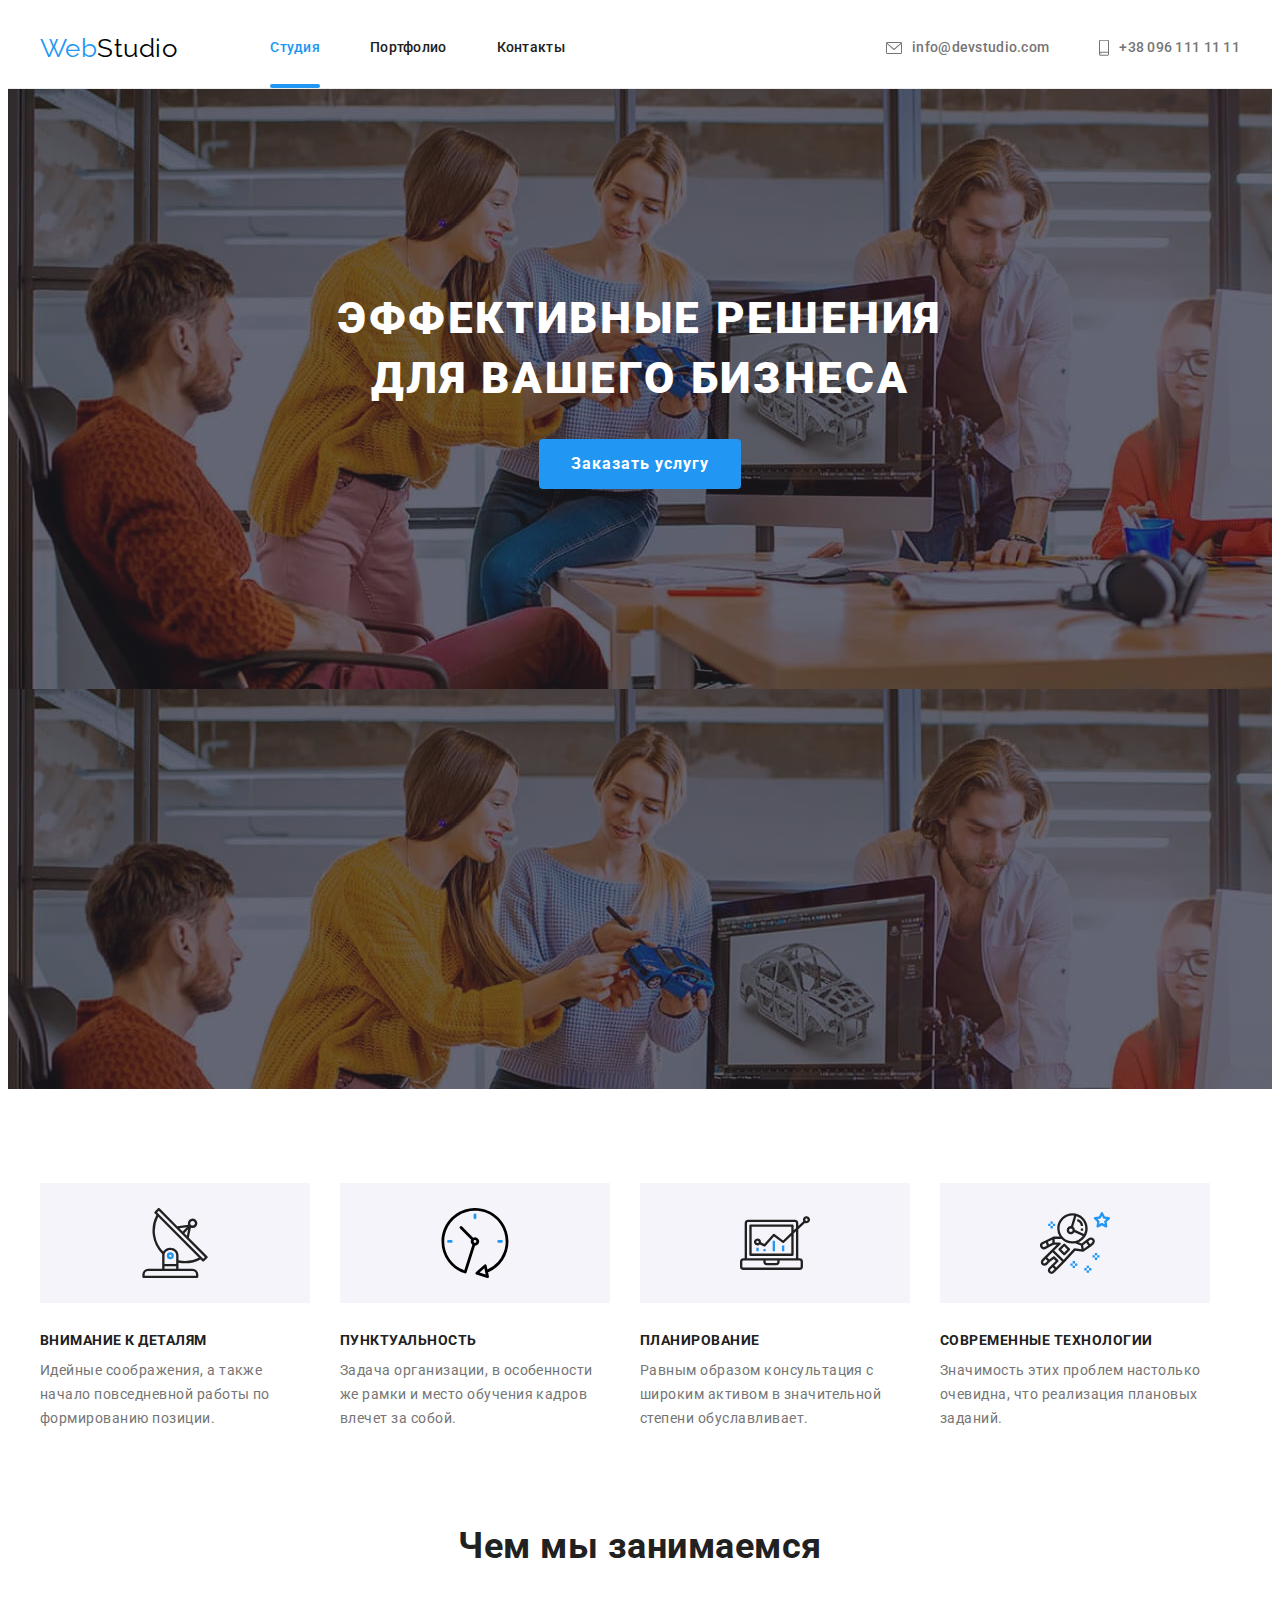
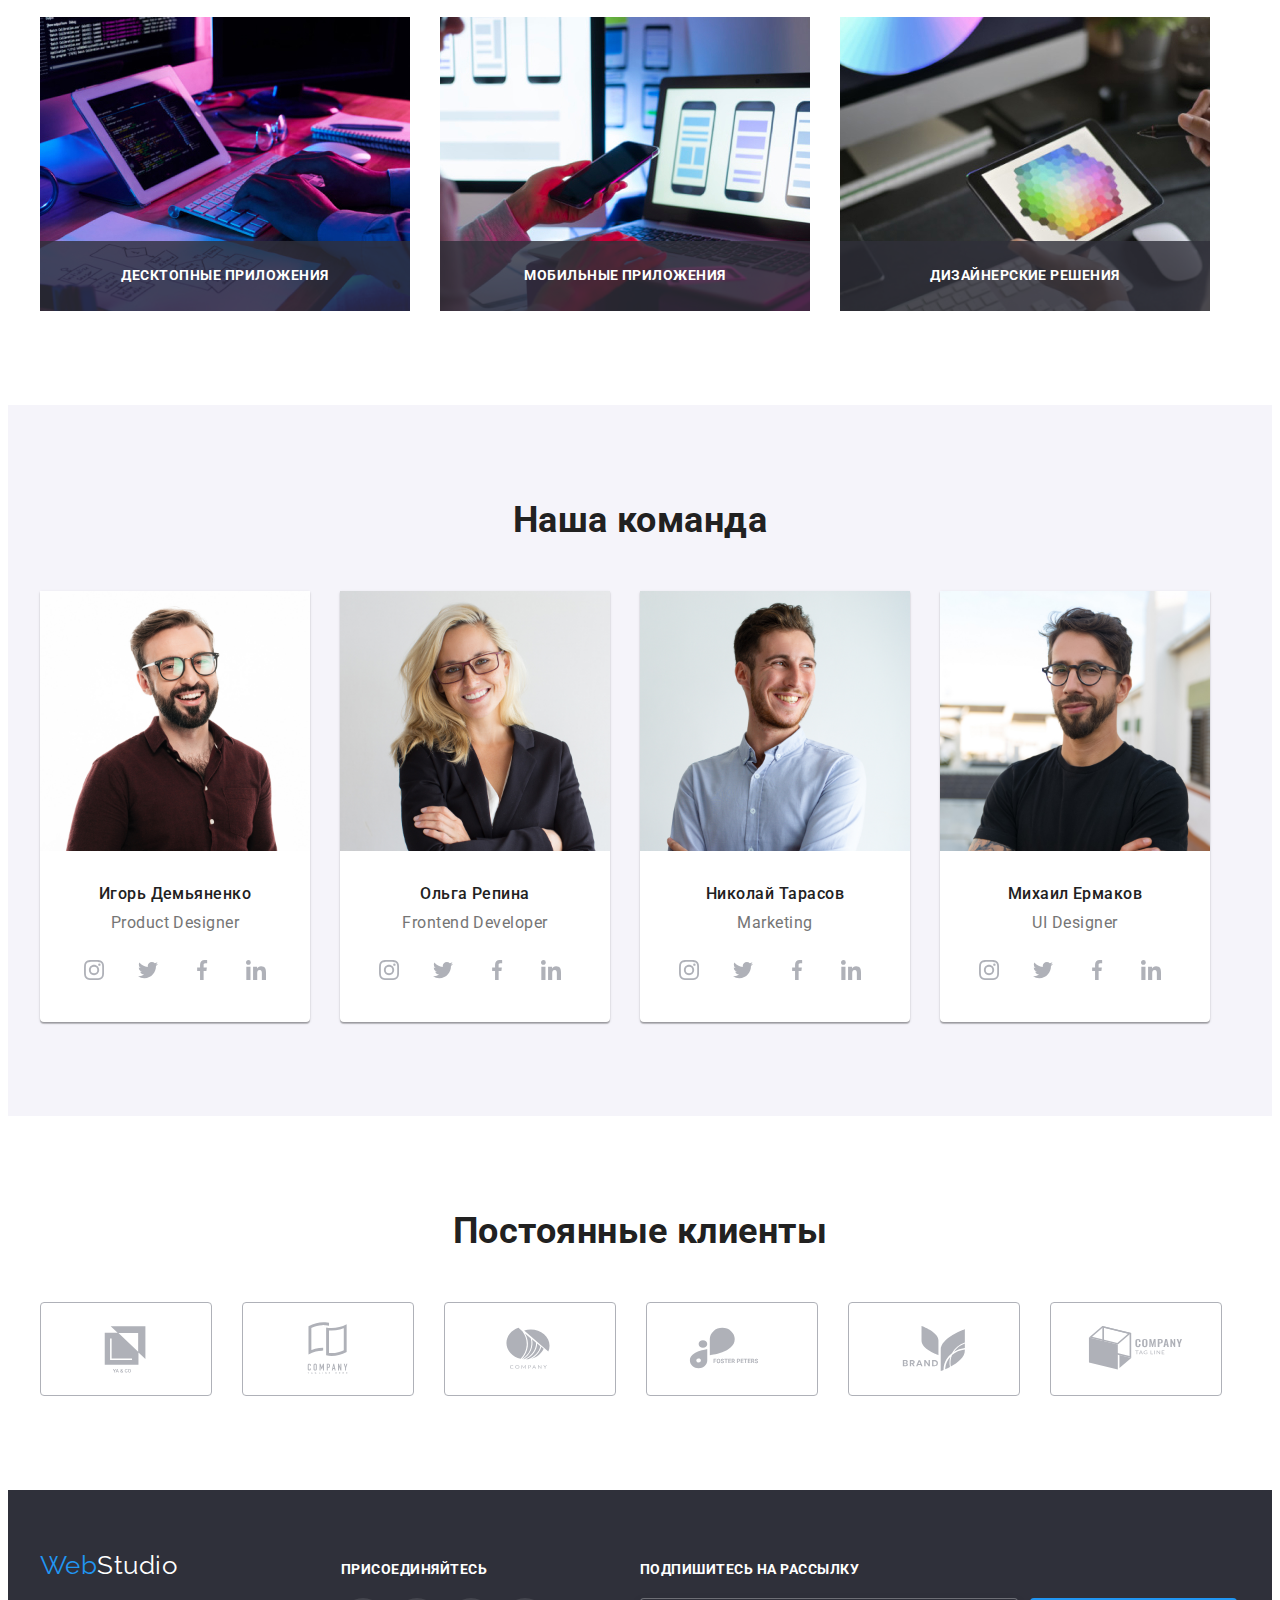
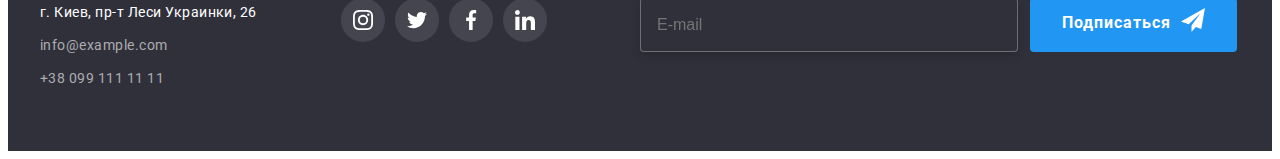
<file: index.html>
<!DOCTYPE html>
<html lang="ru">
<head>
    <meta charset="UTF-8">
    <meta http-equiv="X-UA-Compatible" content="IE=edge">
    <meta name="viewport" content="width=device-width, initial-scale=1.0">
    <link rel="preconnect" href="https://fonts.googleapis.com">
    <link rel="preconnect" href="https://fonts.gstatic.com" crossorigin>
    <link href="https://fonts.googleapis.com/css2?family=Raleway:wght@700&family=Roboto:wght@400;500;700;900&display=swap" rel="stylesheet">
    <link rel="stylesheet" href="https://cdnjs.cloudflare.com/ajax/libs/modern-normalize/1.1.0/modern-normalize.min.css" integrity="sha512-wpPYUAdjBVSE4KJnH1VR1HeZfpl1ub8YT/NKx4PuQ5NmX2tKuGu6U/JRp5y+Y8XG2tV+wKQpNHVUX03MfMFn9Q==" crossorigin="anonymous" referrerpolicy="no-referrer" /> 
    <link rel="stylesheet" href="./css/styles.css" >
    <title>WebStudio</title>
</head>
<body>
    <header class="header"> 
        <div class="container main-container"> 
            <nav class="main-container">
                <a href="/" class="logo"><span class="web-logo">Web</span>Studio</a>
                <ul class="site-nav list">
                    <li class="item"> <a href="" class="link curent">Студия</a> </li>
                    <li class="item"> <a href="./portfolio.html" class="link">Портфолио</a> </li>
                    <li class="item"> <a href="" class="link">Контакты</a> </li>
                </ul>
            </nav>
            <ul class="kontacts-heder list">
                <li class="item">
                    <a href="mailto:info@devstudio.com" class="link"> 
                        <svg class="konvert" width="16" height="12"> 
                            <use href="./images/icons.svg#icon-konvert-hover"> </use>  
                        </svg> 
                    info@devstudio.com</a>
                </li>
                <li class="item">
                    <a href="tel:+380961111111" class="link">
                        <svg class="smartphone" width="10" height="16">
                            <use href="./images/icons.svg#icon-smartphone"> </use>
                        </svg>
                    +38 096 111 11 11</a>
                </li>
            </ul>
        </div>
        
    </header>

    <main> 
        <!-- секция герой -->
        <section class="hero section overlay">
            <div class="container">
                <h1 class="hero-title">Эффективные решения для вашего бизнеса</h1>
                <button type="button" class="button primery" data-modal-open>Заказать услугу</button>
            </div>
            <div class="backdrop is-hidden" data-modal>
                <div class="modal">
                    <button class="modal-close-btn" type="button" data-modal-close>
                        <svg class="modal-close-icon">
                            <use href="./images/icons.svg#icon-close"></use>
                        </svg>
                    </button>

                    <form class="form" name="data-transfer" autocomplete="on">
                        <strong class="form-title">Оставьте свои данные, мы вам перезвоним</strong>
                        <div role="group" class="form-group-field">
                            <label class="form-label" for="user-name">Имя</label>
                            <div class="form-field">
                                <svg class="input-icon">
                                    <use href="./images/symbol-defs.svg#icon-person"></use>
                                </svg>
                                <input class="form-input" type="text" name="user-name" id="user-name" minlength="3" placeholder=" " required
                                    autofocus />
                            </div>
                    
                            <label class="form-label" for="user-phone">Телефон</label>
                            <div class="form-field">
                                <svg class="input-icon">
                                    <use href="./images/symbol-defs.svg#icon-phone"></use>
                                </svg>
                                <input class="form-input" type="tel" name="user-phone" id="user-phone" pattern="\+?[0-9\s\-\(\)]+"
                                    placeholder=" " required />
                            </div>
                    
                            <label class="form-label" for="user-email">Почта</label>
                            <div class="form-field">
                                <svg class="input-icon">
                                    <use href="./images/symbol-defs.svg#icon-e-mail"></use>
                                </svg>
                                <input class="form-input" type="email" name="user-email" id="user-email" placeholder=" " required />
                            </div>
                            <label class="form-label" for="user-notes">Комментарии</label>
                            <textarea class="form-textarea" name="user-notes" id="user-notes" rows="3"
                                placeholder="Введите текст"></textarea>
                        </div>
                        <label class="form-agreement-label">
                            <input class="checkbox visually-hidden" type="checkbox" name="user-agreement" required />
                            Соглашаюсь с рассылкой и принимаю&nbsp;
                            <a class="form-agreement-link" href="#">Условия договора</a>
                            <svg class="form-agreement-icon-check">
                                <use href="./images/symbol-defs.svg#icon-check"></use>
                            </svg>
                            <svg class="form-agreement-icon-checked">
                                <use href="./images/symbol-defs.svg#icon-check-blue"></use>
                            </svg>
                        </label>
                        <button class="form-submit-btn" type="submit">Отправить</button>
                    </form>

                </div>
            </div> 
        </section>
        <!-- секция преимущества -->
        <section class="section advantagesy">
            <div class="container">
                <h2 class="section-title visually-hidden">Преимущества</h2>
                <ul class="list advantages-list">
                    <li class="item-advantages">
                        <div class="icon-box">
                            <svg class="antenna" width="70" height="70">
                                <use href="./images/icons.svg#icon-antenna"> </use>
                            </svg>
                        </div>
                        <h3 class="advantages">Внимание к деталям</h3>
                        <p class="section-text">Идейные соображения, а также начало повседневной работы по формированию позиции.</p>
                    </li>
                    <li class="item-advantages">
                        <div class="icon-box">
                            <svg class="clock" width="70" height="70">
                                <use href="./images/icons.svg#icon-clock"> </use>
                            </svg>
                        </div>
                        <h3 class="advantages">Пунктуальность</h3>
                        <p class="section-text">Задача организации, в особенности же рамки и место обучения кадров влечет за собой.</p>
                    </li>
                    <li class="item-advantages">
                        <div class="icon-box">
                            <svg class="diagram" width="70" height="70">
                                <use href="./images/icons.svg#icon-diagram"> </use>
                            </svg>
                        </div>
                        <h3 class="advantages">Планирование</h3>
                        <p class="section-text">Равным образом консультация с широким активом в значительной степени обуславливает.</p>
                    </li>
                    <li class="item-advantages nomargin">
                        <div class="icon-box">
                            <svg class="astronaut" width="70" height="70">
                                <use href="./images/icons.svg#icon-astronaut"> </use>
                            </svg>
                        </div>
                        <h3 class="advantages">Современные технологии</h3>
                        <p class="section-text">Значимость этих проблем настолько очевидна, что реализация плановых заданий.</p>
                    </li>
                </ul>
            </div>
        </section>
        <!-- секция Чем мы занимаемся -->
        <section class="section">
            <div class="container">
                <h2 class="section-title">Чем мы занимаемся</h2>
                <ul class="list occupation">
                    <li class="occupation-item">
                        <div class="action">
                            <img src="./images/box1.jpg" alt="работа с кодом" width="370">
                            <div class="action-text">
                                <p>Десктопные приложения</p>
                            </div>
                        </div>
                    </li>
                    <li class="occupation-item">
                        <div class="action">
                            <img src="./images/box2.jpg" alt="веб-дизайн" width="370">
                            <div class="action-text">
                                <p>Мобильные приложения</p>
                            </div>
                        </div>
                    </li>
                    <li class="occupation-item">
                        <div class="action">
                            <img src="./images/box3.jpg" alt="семантика и колористика" width="370">
                            <div class="action-text">
                                <p>Дизайнерские решения</p>
                            </div>
                        </div>
                    </li>
                </ul>
            </div>
        </section>
        <!-- секция Наша команда -->
        <section class="section workers">
            <div class="container">
                <h2 class="section-title">Наша команда</h2>
                <ul class="list workers-list">
                    <li class="workers-kard">
                        <img src="./images/YhorDemianenko.jpg" alt="Игорь Демьяненко" width="270">
                        <div class="worker-position">
                            <h3 class="worker">Игорь Демьяненко</h3>
                            <p lang="en" class="position">Product Designer</p>
                            <ul class="list social-network-list">
                                <li>
                                    <a href="" class="network">
                                        <svg class="instagram" width="20" height="20">
                                            <use href="./images/icons.svg#icon-instagram"> </use>
                                        </svg>
                                    </a>
                                </li>
                                <li>
                                    <a href="" class="network">
                                        <svg class="twitter" width="20" height="20">
                                            <use href="./images/icons.svg#icon-twitter"> </use>
                                        </svg>
                                    </a>
                                </li>
                                <li>
                                    <a href="" class="network">
                                        <svg class="facebook" width="20" height="20">
                                            <use href="./images/icons.svg#icon-facebook"> </use>
                                        </svg>
                                    </a>
                                </li>
                                <li>
                                    <a href="" class="network nomargin">
                                        <svg class="linkedin" width="20" height="20">
                                            <use href="./images/icons.svg#icon-linkedin"> </use>
                                        </svg>
                                    </a>
                                </li>
                            </ul>
                        </div>
                    </li>
                    <li class="workers-kard">
                        <img src="./images/OlhaRepyna.jpg" alt="Ольга Репина" width="270">
                        <div class="worker-position">
                            <h3 class="worker">Ольга Репина</h3>
                            <p lang="en" class="position">Frontend Developer</p>
                            <ul class="list social-network-list">
                                <li>
                                    <a class="network" width="44" height="44">
                                        <svg class="instagram" width="20" height="20">
                                            <use href="./images/icons.svg#icon-instagram"> </use>
                                        </svg>
                                    </a>
                                </li>
                                <li>
                                    <a class="network">
                                        <svg class="twitter" width="20" height="20">
                                            <use href="./images/icons.svg#icon-twitter"> </use>
                                        </svg>
                                    </a>
                                </li>
                                <li>
                                    <a class="network">
                                        <svg class="facebook" width="20" height="20">
                                            <use href="./images/icons.svg#icon-facebook"> </use>
                                        </svg>
                                    </a>
                                </li>
                                <li>
                                    <a class="network">
                                        <svg class="linkedin" width="20" height="20">
                                            <use href="./images/icons.svg#icon-linkedin"> </use>
                                        </svg>
                                    </a>
                                </li>
                            </ul>
                        </div>
                    </li>
                    <li class="workers-kard">
                        <img src="./images/NykolaiTarasov.jpg" alt="Николай Тарасов" width="270">
                        <div class="worker-position">
                            <h3 class="worker">Николай Тарасов</h3>
                            <p lang="en" class="position">Marketing</p>
                            <ul class="list social-network-list">
                                <li>
                                    <a href="" class="network" width="44" height="44">
                                        <svg class="instagram" width="20" height="20">
                                            <use href="./images/icons.svg#icon-instagram"> </use>
                                        </svg>
                                    </a>
                                </li>
                                <li>
                                    <a href="" class="network">
                                        <svg class="twitter" width="20" height="20">
                                            <use href="./images/icons.svg#icon-twitter"> </use>
                                        </svg>
                                    </a>
                                </li>
                                <li>
                                    <a href="" class="network">
                                        <svg class="facebook" width="20" height="20">
                                            <use href="./images/icons.svg#icon-facebook"> </use>
                                        </svg>
                                    </a>
                                </li>
                                <li>
                                    <a href="" class="network">
                                        <svg class="linkedin" width="20" height="20">
                                            <use href="./images/icons.svg#icon-linkedin"> </use>
                                        </svg>
                                    </a>
                                </li>
                            </ul>
                        </div>
                    </li>
                    <li class="workers-kard">
                        <img src="./images/MykhaylErmakov.jpg" alt="Михаил Ермаков" width="270">
                        <div class="worker-position">
                            <h3 class="worker">Михаил Ермаков</h3>
                            <p lang="en" class="position">UI Designer</p>
                            <ul class="list social-network-list">
                                <li>
                                    <a class="network" width="44" height="44">
                                        <svg class="instagram" width="20" height="20">
                                            <use href="./images/icons.svg#icon-instagram"> </use>
                                        </svg>
                                    </a>
                                </li>
                                <li>
                                    <a class="network">
                                        <svg class="twitter" width="20" height="20">
                                            <use href="./images/icons.svg#icon-twitter"> </use>
                                        </svg>
                                    </a>
                                </li>
                                <li>
                                    <a class="network">
                                        <svg class="facebook" width="20" height="20">
                                            <use href="./images/icons.svg#icon-facebook"> </use>
                                        </svg>
                                    </a>
                                </li>
                                <li>
                                    <a class="network">
                                        <svg class="linkedin" width="20" height="20">
                                            <use href="./images/icons.svg#icon-linkedin"> </use>
                                        </svg>
                                    </a>
                                </li>
                            </ul>
                        </div>
                    </li>
                </ul>
            </div>
        </section>
        <!-- Секция Постоянные клиенты-->
        <section class="section">
            <div class="container">
                <h2 class="section-title">Постоянные клиенты</h2>
                <ul class="clients-list list">
                    <li class="client-card">
                        <a href="" class="client">
                            <svg width="106" height="60">
                                <use href="./images/icons.svg#icon-client1"> </use>
                            </svg>
                        </a>
                    </li>
                    <li class="client-card">
                        <a href="" class="client">
                            <svg width="106" height="60">
                                <use href="./images/icons.svg#icon-client2"> </use>
                            </svg>
                        </a>
                    </li>
                    <li class="client-card">
                        <a href="" class="client">
                            <svg width="106" height="60">
                                <use href="./images/icons.svg#icon-client3"> </use>
                            </svg>
                        </a>
                    </li>
                    <li class="client-card">
                        <a href="" class="client">
                            <svg width="106" height="60">
                                <use href="./images/icons.svg#icon-client4-hover"> </use>
                            </svg>
                        </a>
                    </li>
                    <li class="client-card">
                        <a href="" class="client">
                            <svg width="106" height="60">
                                <use href="./images/icons.svg#icon-client5"> </use>
                            </svg>
                        </a>
                    </li>
                    <li class="client-card ">
                        <a href="" class="client nomargin">
                            <svg width="106" height="60">
                                <use href="./images/icons.svg#icon-client6"> </use>
                            </svg>
                        </a>
                    </li>
                </ul>
            </div>
        </section>
    </main>

    
    <footer class="footer">
        <div class="container footers-block">
            <div>
                <a href="" class="logo footer-logo"><span class="web-logo">Web</span>Studio</a>
                <p class="address">г. Киев, пр-т Леси Украинки, 26</p>
                <ul class="kontacts-footer list">
                    <li class="kontacts-footer">
                        <a href="mailto:info@example.com" class="link">info@example.com</a>
                    </li>
                    <li class="kontacts-footer">
                        <a href="tel:+380991111111" class="link">+38 099 111 11 11</a>
                    </li>
                </ul>
            </div>
            
            <div class="following">
                <p class="follow">присоединяйтесь</p>
                <ul class="list social-network-list">
                    <li>
                        <a href="" class="network social-footer">
                            <svg class="instagram" width="20" height="20">
                                <use href="./images/icons.svg#icon-instagram"> </use>
                            </svg>
                        </a>
                    </li>
                    <li>
                        <a href="" class="network social-footer">
                            <svg class="twitter" width="20" height="20">
                                <use href="./images/icons.svg#icon-twitter"> </use>
                            </svg>
                        </a>
                    </li>
                    <li>
                        <a href="" class="network social-footer">
                            <svg class="facebook" width="20" height="20">
                                <use href="./images/icons.svg#icon-facebook"> </use>
                            </svg>
                        </a>
                    </li>
                    <li>
                        <a href="" class="network social-footer nomargin">
                            <svg class="linkedin" width="20" height="20">
                                <use href="./images/icons.svg#icon-linkedin"> </use>
                            </svg>
                        </a>
                    </li>
                </ul>
            </div>

            <div class="following">
                <p class="follow">Подпишитесь на рассылку</p>
                <form class="social-network-list">
                    <input class="E-mail" type="email" name="E-mail" id="E-mail" placeholder="E-mail" required> 
                    <label class="visually-hidden" for="E-mail">E-mail</label>
                    <button type="submit" class="button primery send">Подписаться
                        <svg class="icon-send" width="24" height="24">
                            <use href="./images/symbol-defs.svg#icon-send"> </use>
                        </svg>
                    </button>
                </form>
            </div>
        </div>
    </footer>
    <script src="./js/modal.js"></script>
</body>
</html>
</file>
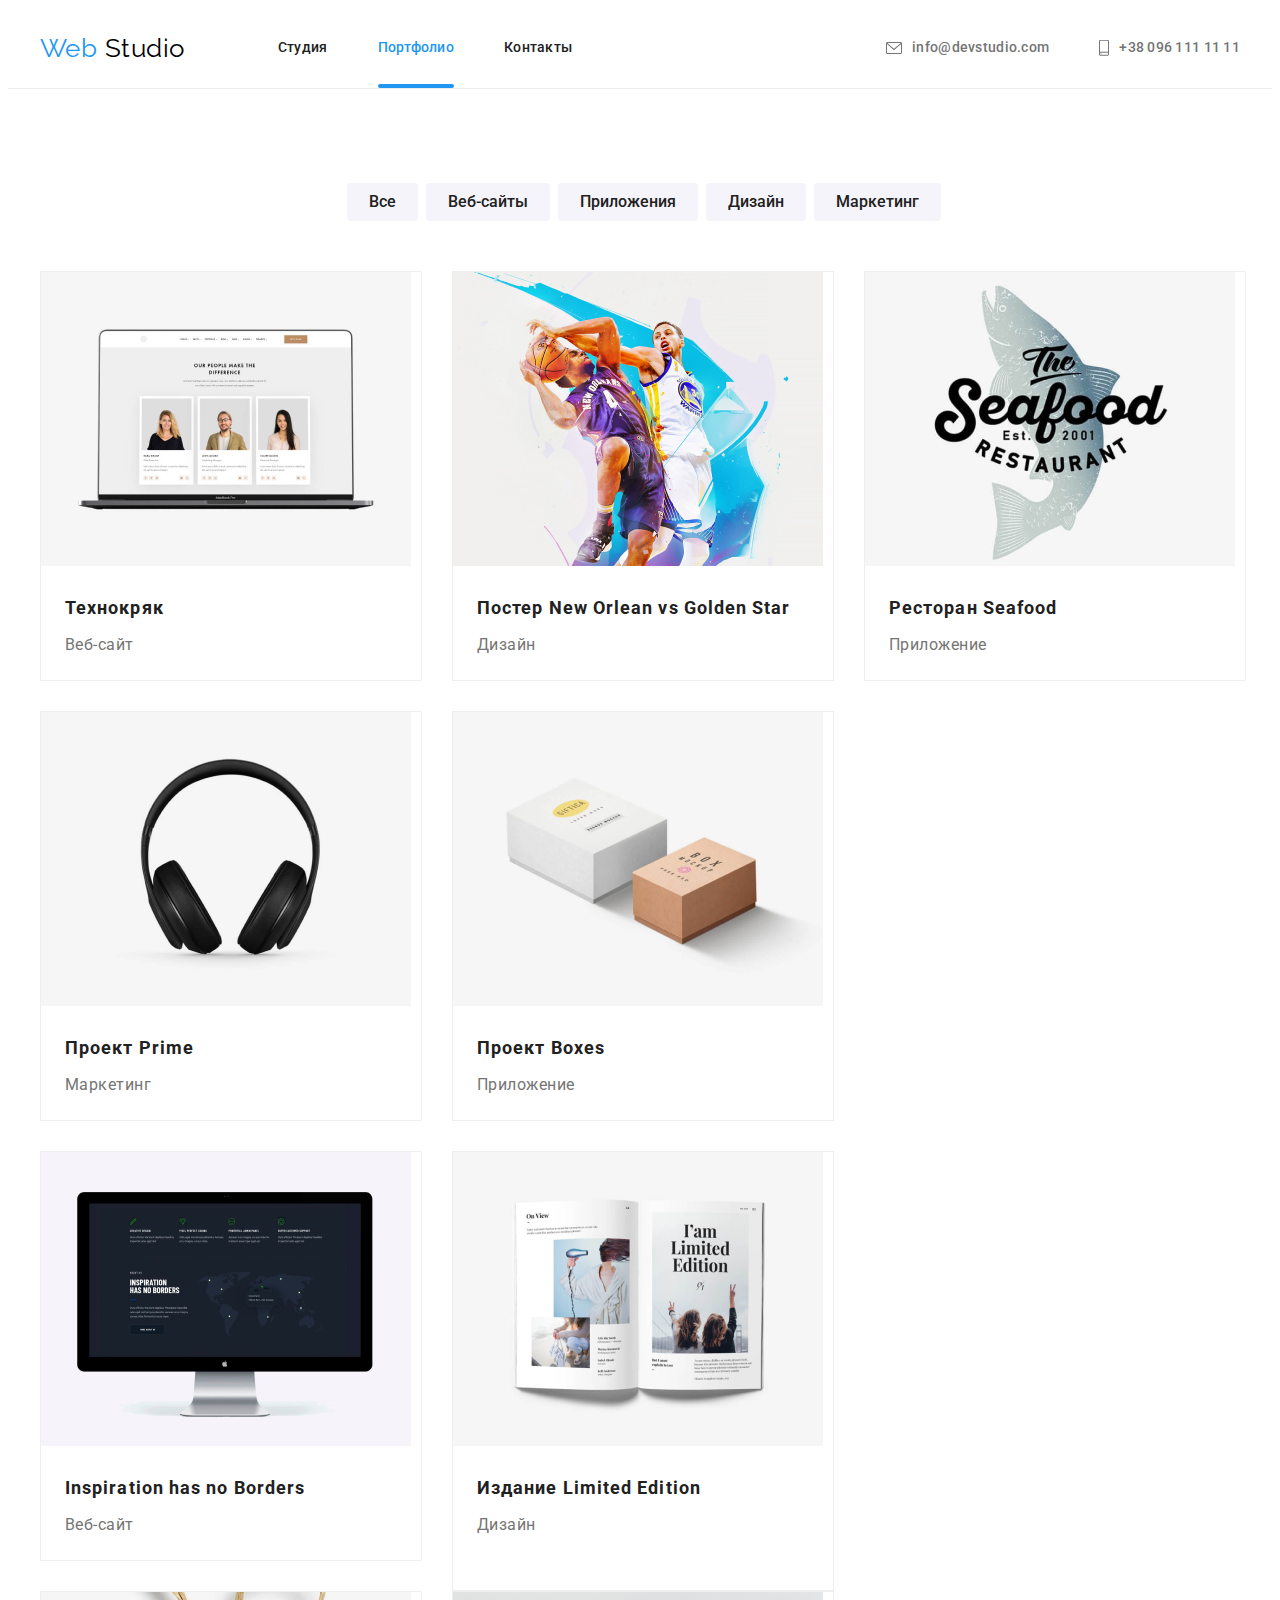
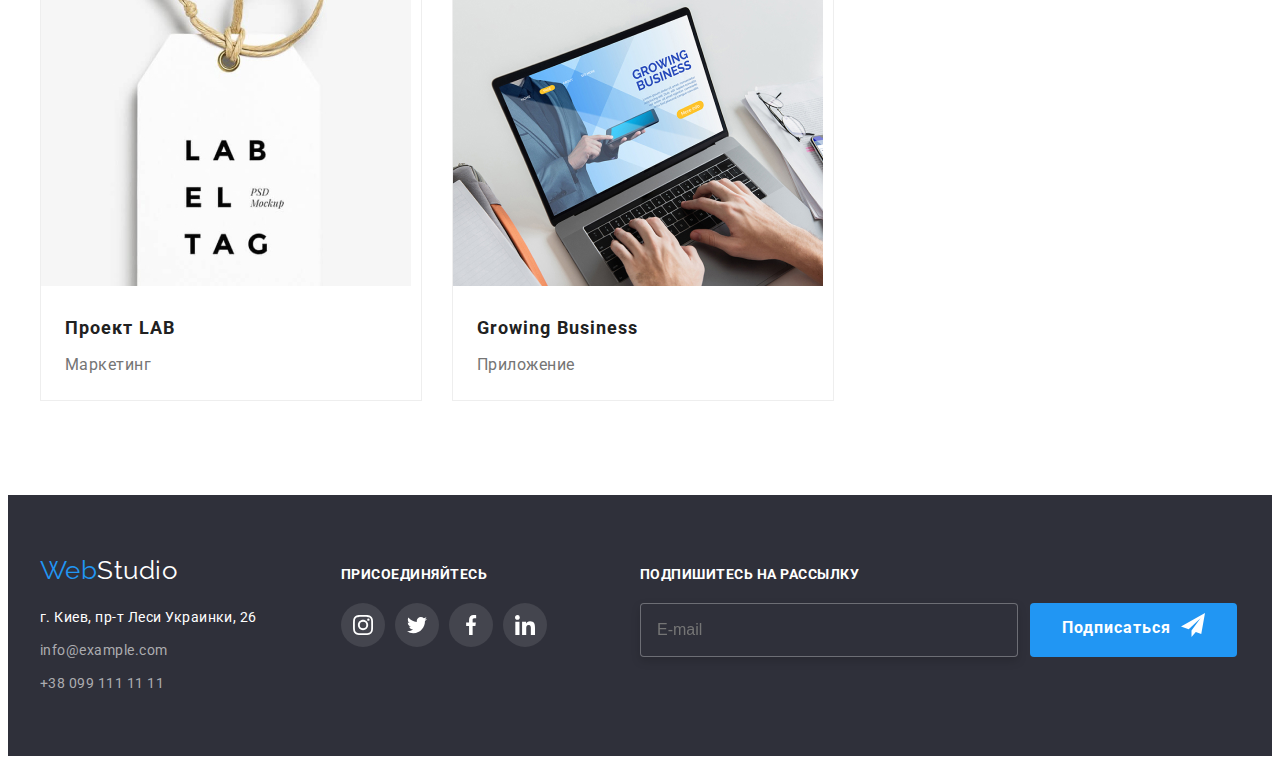
<file: portfolio.html>
<!DOCTYPE html>
<html lang="en">
<head>
    <meta charset="UTF-8">
    <meta http-equiv="X-UA-Compatible" content="IE=edge">
    <meta name="viewport" content="width=device-width, initial-scale=1.0">
    <link rel="preconnect" href="https://fonts.googleapis.com">
    <link rel="preconnect" href="https://fonts.gstatic.com" crossorigin>
    <link href="https://fonts.googleapis.com/css2?family=Raleway:wght@700&family=Roboto:wght@400;500;700;900&display=swap" rel="stylesheet">
    <link rel="stylesheet" href="https://cdnjs.cloudflare.com/ajax/libs/modern-normalize/1.1.0/modern-normalize.min.css"
        integrity="sha512-wpPYUAdjBVSE4KJnH1VR1HeZfpl1ub8YT/NKx4PuQ5NmX2tKuGu6U/JRp5y+Y8XG2tV+wKQpNHVUX03MfMFn9Q=="
        crossorigin="anonymous" referrerpolicy="no-referrer" />
    <link rel="stylesheet" href="./css/styles.css">
    <title>Портфолио</title>
</head>
<body>
    
    <header class="header">
        <div class="container main-container">
            <nav class="main-container">
                <a href="/" class="logo"><span class="web-logo">Web</span> Studio</a>
                <ul class="site-nav list">
                    <li class="item"> <a href="./index.html" class="link">Студия</a> </li>
                    <li class="item"> <a href="./portfolio.html" class="link curent">Портфолио</a> </li>
                    <li class="item"> <a href="" class="link">Контакты</a> </li>
                </ul>
            </nav>
            <ul class="kontacts-heder list">
                <li class="item">
                    <a href="mailto:info@devstudio.com" class="link">
                        <svg class="konvert" width="16" height="12">
                            <use href="./images/icons.svg#icon-konvert-hover"> </use>
                        </svg>
                        info@devstudio.com</a>
                </li>
                <li class="item">
                    <a href="tel:+380961111111" class="link">
                        <svg class="smartphone" width="10" height="16">
                            <use href="./images/icons.svg#icon-smartphone"> </use>
                        </svg>
                        +38 096 111 11 11</a>
                </li>
            </ul>
        </div>
    </header>

    <main>
        <section class="section">
            <div class="container">
                <h1 class="visually-hidden">Наши работы</h1>
                <ul class="filter list">
                    <li> <button type="button" class="filter-item button secondary">Все</button> </li>
                    <li> <button type="button" class="filter-item button secondary">Веб-сайты</button> </li>
                    <li> <button type="button" class="filter-item button secondary">Приложения</button> </li>
                    <li> <button type="button" class="filter-item button secondary">Дизайн</button> </li>
                    <li> <button type="button" class="filter-item button secondary">Маркетинг</button> </li>
                </ul>
                <ul class="list projects">
                    <li class="project">
                        <a href="" class="project-link">
                            <div class="project-photo">
                                <img src="./images/technocrak.jpg" alt="Изображение проэкта Технокряк" width="370">
                                <div class="product-action">
                                    <p class="text-action">
                                        Ресурс предлагает комплексные предложения с разным уровнем функционала и сервисов. Все это позволит посетителю получить
                                        исчерпывающие сведения о компании или частном лице.
                                    </p>
                                </div>
                            </div>
                            <div class="project-box">
                                <h2 class="project-title">Технокряк</h2>
                                <p class="project-text">Веб-сайт</p>
                            </div>
                        </a>
                    </li>
                    <li class="project">
                        <a href="" class="project-link">
                            <div class="project-photo">
                                <img src="./images/poster.jpg" alt="Изображение проэкта Постер New Orlean vs Golden Star"
                                    width="370">
                                <div class="product-action">
                                    <p class="text-action">
                                        Ресурс предлагает комплексные предложения с разным уровнем функционала и сервисов. Все это позволит посетителю
                                        получить
                                        исчерпывающие сведения о компании или частном лице.
                                    </p>
                                </div>
                            </div>
                            <div class="project-box">
                                <h2 class="project-title">Постер New Orlean vs Golden Star</h2>
                                <p class="project-text">Дизайн</p>
                            </div>
                        </a>
                    </li>
                    <li class="project">
                        <a href="" class="project-link">
                            <div class="project-photo">
                                <img src="./images/seafood.jpg" alt="Изображение проэкта Ресторан Seafood" width="370">
                                <div class="product-action">
                                    <p class="text-action">
                                        Ресурс предлагает комплексные предложения с разным уровнем функционала и сервисов. Все это позволит посетителю
                                        получить
                                        исчерпывающие сведения о компании или частном лице.
                                    </p>
                                </div>
                            </div>
                            <div class="project-box">
                                <h2 class="project-title">Ресторан Seafood</h2>
                                <p class="project-text">Приложение</p>
                            </div>
                        </a>
                    </li>
                    <li class="project">
                        <a href="" class="project-link">
                            <div class="project-photo">
                                <img src="./images/prime.jpg" alt="Изображение проэкта Проект Prime" width="370">
                                <div class="product-action">
                                    <p class="text-action">
                                        Ресурс предлагает комплексные предложения с разным уровнем функционала и сервисов. Все это позволит посетителю
                                        получить
                                        исчерпывающие сведения о компании или частном лице.
                                    </p>
                                </div>
                            </div>
                            <div class="project-box">
                                <h2 class="project-title">Проект Prime</h2>
                                <p class="project-text">Маркетинг</p>
                            </div>
                        </a>
                    </li>
                    <li class="project">
                        <a href="" class="project-link">
                            <div class="project-photo">
                                <img src="./images/boxes.jpg" alt="Изображение проэкта Проект Boxes" width="370">
                                <div class="product-action">
                                    <p class="text-action">
                                        Ресурс предлагает комплексные предложения с разным уровнем функционала и сервисов. Все это позволит посетителю
                                        получить
                                        исчерпывающие сведения о компании или частном лице.
                                    </p>
                                </div>
                            </div>
                            <div class="project-box">
                                <h2 class="project-title">Проект Boxes</h2>
                                <p class="project-text">Приложение</p>
                            </div>
                        </a>
                    </li>
                    <li class="project">
                        <a href="" class="project-link">
                            <div class="project-photo">
                                <img src="./images/inspiration.jpg" alt="Изображение проэкта Inspiration has no Borders" width="370">
                                <div class="product-action">
                                    <p class="text-action">
                                        Ресурс предлагает комплексные предложения с разным уровнем функционала и сервисов. Все это позволит посетителю
                                        получить
                                        исчерпывающие сведения о компании или частном лице.
                                    </p>
                                </div>
                            </div>
                            <div class="project-box">
                                <h2 class="project-title">Inspiration has no Borders</h2>
                                <p class="project-text">Веб-сайт</p>
                            </div>
                        </a>
                    </li>
                    <li class="project">
                        <a href="" class="project-link">
                            <div class="project-photo">
                                <img src="./images/limitededition.jpg" alt="Изображение проэкта Издание Limited Edition" width="370">
                                <div class="product-action">
                                    <p class="text-action">
                                        Ресурс предлагает комплексные предложения с разным уровнем функционала и сервисов. Все это позволит посетителю
                                        получить
                                        исчерпывающие сведения о компании или частном лице.
                                    </p>
                                </div>
                            </div> 
                            <div class="project-box">
                                <h2 class="project-title">Издание Limited Edition</h2>
                                <p class="project-text">Дизайн</p>
                            </div>
                        </a>
                    </li>
                    <li class="project">
                        <a href="" class="project-link">
                            <div class="project-photo">
                                <img src="./images/lab.jpg" alt="Изображение проэкта LAB" width="370">
                                <div class="product-action">
                                    <p class="text-action">
                                        Ресурс предлагает комплексные предложения с разным уровнем функционала и сервисов. Все это позволит посетителю
                                        получить
                                        исчерпывающие сведения о компании или частном лице.
                                    </p>
                                </div>
                            </div>
                            <div class="project-box">
                                <h2 class="project-title">Проект LAB</h2>
                                <p class="project-text">Маркетинг</p>
                            </div>
                        </a>
                    </li>
                    <li class="project">
                        <a href="" class="project-link">
                            <div class="project-photo">
                                <img src="./images/growing.jpg" alt="Изображение проэкта Growing Business" width="370">
                                <div class="product-action">
                                    <p class="text-action">
                                        Ресурс предлагает комплексные предложения с разным уровнем функционала и сервисов. Все это позволит посетителю
                                        получить
                                        исчерпывающие сведения о компании или частном лице.
                                    </p>
                                </div>
                            </div>
                            <div class="project-box">
                                <h2 class="project-title">Growing Business</h2>
                                <p class="project-text">Приложение</p>
                            </div>
                        </a>
                    </li>
                </ul>
            </div>
        </section>
    </main>

    <footer class="footer">
        <div class="container footers-block">
            <div>
                <a href="" class="logo footer-logo"><span class="web-logo">Web</span>Studio</a>
                <p class="address">г. Киев, пр-т Леси Украинки, 26</p>
                <ul class="kontacts-footer list">
                    <li class="kontacts-footer">
                        <a href="mailto:info@example.com" class="link">info@example.com</a>
                    </li>
                    <li class="kontacts-footer">
                        <a href="tel:+380991111111" class="link">+38 099 111 11 11</a>
                    </li>
                </ul>
            </div>
    
            <div class="following">
                <p class="follow">присоединяйтесь</p>
                <ul class="list social-network-list">
                    <li>
                        <a href="" class="network social-footer">
                            <svg class="instagram" width="20" height="20">
                                <use href="./images/icons.svg#icon-instagram"> </use>
                            </svg>
                        </a>
                    </li>
                    <li>
                        <a href="" class="network social-footer">
                            <svg class="twitter" width="20" height="20">
                                <use href="./images/icons.svg#icon-twitter"> </use>
                            </svg>
                        </a>
                    </li>
                    <li>
                        <a href="" class="network social-footer">
                            <svg class="facebook" width="20" height="20">
                                <use href="./images/icons.svg#icon-facebook"> </use>
                            </svg>
                        </a>
                    </li>
                    <li>
                        <a href="" class="network social-footer nomargin">
                            <svg class="linkedin" width="20" height="20">
                                <use href="./images/icons.svg#icon-linkedin"> </use>
                            </svg>
                        </a>
                    </li>
                </ul>
            </div>
    
            <div class="following">
                <p class="follow">Подпишитесь на рассылку</p>
                <form class="social-network-list">
                    <input class="E-mail" type="email" name="E-mail" id="E-mail" placeholder="E-mail" required>
                    <label class="visually-hidden" for="E-mail">E-mail</label>
                    <button type="submit" class="button primery send">Подписаться
                        <svg class="icon-send" width="24" height="24">
                            <use href="./images/symbol-defs.svg#icon-send"> </use>
                        </svg>
                    </button>
                </form>
            </div>
        </div>
    </footer>
    <script src="./js/modal.js"></script>
</body>
</html>
</file>
<file: css/styles.css>
:root {
    --primery-text-color: #212121;
    --secondary-text-color: #757575;
    --accent-color: #2196F3;
    --white-color: #FFFFFF;
    --contakts-heder-text-color: #757575;
    --contakts-footer-text-color: #ACACB0;
    --logo-text-color: #000000;
    --button-background-color: #F5F4FA;
    --button-accent-background-color: #2196F3;
    --button-hero-accent-color: #188CE8;
    --secondary-background-color: #2F303A;
    --primery-background-color: #FFFFFF;
    --icon:#AFB1B8;
}

body {
    background: var(--primery-background-color);
    color: var(--primery-text-color);
    font-family: roboto, sans-serif;
    letter-spacing: 0.03em;
}

h1, h2, h3, h4, h5, h6, p, ul {
    margin-top: 0;
    margin-bottom: 0;
}

.container {
    width: 1200px;
    padding-left: 15px;
    padding-right: 15px;
    margin-left: auto;
    margin-right: auto;
}

.list {
    padding: 0;
    margin: 0;
    list-style: none;
}

.logo {
    font-family: Raleway, sans-serif;
    color: var(--logo-text-color);
    font-size: 26px;
    line-height: 1.19;
    text-decoration: none;
}

.web-logo {
    color: var(--accent-color);
}

.footer-logo {
    color: var(--white-color);
}

.main-container {
    display: flex;
    align-items: center;
}

.header {
    border-bottom: 1px solid #ECECEC;
}

.site-nav {
    display: flex;
    margin-left: 93px;
}

.site-nav .item + .item {
    margin-left: 50px;
}

.site-nav .link {
    display: block;
    padding-top: 32px;
    padding-bottom: 32px;
    color: var(--primery-text-color);
    font-weight: 500;
    font-size: 14px;
    line-height: 1.14;
    letter-spacing: 0.02em;
    text-decoration: none;
    transition: color 250ms cubic-bezier(0.4, 0, 0.2, 1);
}

.site-nav .link:hover,
.site-nav .link:focus {
    color: var(--accent-color);
}

.site-nav .link.curent {
    color: var(--accent-color);
    position: relative;
}

.link.curent::after {
    content:'';
    position: absolute;
    left: 0;
    bottom: 0;
    display: block;
    width: 100%;
    height: 4px;
    background: var(--accent-color);
    border-radius: 2px;
} 

.kontacts-heder {
    display: flex;
    margin-left: auto;
}

.kontacts-heder .item + .item {
    margin-left: 50px;
}

.kontacts-heder .link {
    display: flex;
    color: var(--contakts-heder-text-color);
    font-weight: 500;
    font-size: 14px;
    line-height: 1.14;
    letter-spacing: 0.02em;
    text-decoration: none;
    transition: color 250ms cubic-bezier(0.4, 0, 0.2, 1);
}

.kontacts-heder .link:hover,
.kontacts-heder .link:focus,
.konvert:hover, 
.kontacts-heder .link:hover .konvert,
.konvert:focus, 
.kontacts-heder .link:focus .konvert,
.smartphone:hover,
.kontacts-heder .link:hover .smartphone,
.smartphone:focus,
.kontacts-heder .link:focus .smartphone { 
    color: var(--accent-color);
    fill: var(--accent-color);
}

.konvert, .smartphone {
    margin-right: 10px;
    fill: var(--contakts-heder-text-color);
    margin-top: auto;
    margin-bottom: auto;
    transition: fill 250ms cubic-bezier(0.4, 0, 0.2, 1);
}

.section {
    padding-top: 94px;
    padding-bottom: 94px;
}

.overlay {
    max-width: 1600px;
    height: 600px;
    margin-left: auto;
    margin-right: auto;
    background-image: linear-gradient(
        to right,
        rgba(47, 48, 58, 0.4),
        rgba(47, 48, 59, 0.4)
    ), url(../images/hero.jpg);
}

.hero {
    background-color: var(--secondary-background-color);
    text-align: center;
    padding-top: 200px;
    padding-bottom: 200px;
}

.hero-title {
    width: 696px;
    margin: 0 auto 30px auto;
    color: var(--white-color);
    font-weight: 900;
    font-size: 44px;
    line-height: 1.36;
    letter-spacing: 0.06em;
    text-transform: uppercase;
}

.button {
    display: inline-block;
    border-radius: 4px;
    cursor: pointer;
    font-family: inherit;
    text-decoration: none;
    border: transparent;
}

.button.secondary {
    padding: 6px 22px;
    color: var(--primery-text-color);
    background-color: var(--button-background-color);
    font-weight: 500;
    font-size: 16px;
    line-height: 1.63;
    transition-property: color background-color box-shadow;
    transition-duration: 250ms;
    transition-timing-function: cubic-bezier(0.4, 0, 0.2, 1);
}

.button.primery {
    padding: 10px 32px;
    min-width: 200px;
    color: var(--white-color);
    background-color: var(--button-accent-background-color);
    font-weight: 700;
    font-size: 16px;
    line-height: 1.88;
    letter-spacing: 0.06em;
    transition: background-color 250ms cubic-bezier(0.4, 0, 0.2, 1);
}

.send {
    display: flex;
    padding: 10px 28px;
}

.icon-send {
    margin-left: 10px;
}

.button.secondary:hover,
.button.secondary:focus {
    color: var(--white-color);
    background-color: var(--button-accent-background-color);
    box-shadow: 0px 3px 1px rgba(0, 0, 0, 0.1), 0px 1px 2px rgba(0, 0, 0, 0.08), 0px 2px 2px rgba(0, 0, 0, 0.12);
}

.button.primery:hover,
.button.primery:focus {
    background-color: var(--button-hero-accent-color);
}

.backdrop {
    position: fixed;
    top: 0;
    left: 0;
    width: 100%;
    height: 100%;
    background-color: rgba(0, 0, 0, 0.2);
    opacity: 1;
    visibility: visible;
    transition-property: visibility opacity;
    transition-duration: 250ms;
    transition-timing-function: cubic-bezier(0.4, 0, 0.2, 1);
}

.backdrop.is-hidden {
    opacity: 0;
    pointer-events: none;
    visibility: hidden;
}
    
.modal {
    position: relative;
    padding: 40px;

    display: inline-block;
    display: flex;
    justify-content: right;
    align-items: flex-start;
    width: 528px;
    height: 581px;
    position: absolute;
    top: 50%;
    left: 50%;
    transform: translate(-50%, -50%);
    background: #FFFFFF;
    box-shadow: 0px 1px 3px rgba(0, 0, 0, 0.12), 0px 1px 1px rgba(0, 0, 0, 0.14), 0px 2px 1px rgba(0, 0, 0, 0.2);
    border-radius: 4px;
}

.form {
    display: flex;
    flex-direction: column;
    align-items: center;
    width: 448px;
    text-align: left;
    padding: 0;
}

.form-group-field {
    width: 100%;
    font-size: 16px;
    line-height: 1.125;
    margin-bottom: 20px;
}

.form-title {
    font-weight: 700;
    font-size: 20px;
    line-height: 1.15;
    text-align: center;
    color: var(--primery-text-color);
    margin-bottom: 12px;
}

.form-label {
    display: block;
    font-size: 12px;
    line-height: 1.17;
    letter-spacing: 0.01em;
    color: var(--secondary-text-color);
    padding: 0;
    margin-bottom: 4px;
}

.form-field {
    position: relative;
    width: 100%;
    margin-bottom: 10px;
}

.form-input {
    width: 100%;
    min-height: 40px;
    border: 1px solid rgba(33, 33, 33, 0.2);
    border-radius: 4px;
    padding-left: 42px;
    color: var(--secondary-text-color);
    transition: border 250ms cubic-bezier(0.4, 0, 0.2, 1);
}

.form-input:focus-within {
    border: 1px solid var(--accent-color);
    outline: none;
}

.input-icon {
    position: absolute;
    left: 12px;
    top: 50%;
    transform: translateY(-50%);
    width: 18px;
    height: 18px;
    fill: var(--primery-text-color);
    transition: fill 250ms cubic-bezier(0.4, 0, 0.2, 1);
}

.form-field:focus-within>.input-icon {
    fill: var(--accent-color);
}

.form-textarea {
    display: block;
    width: 100%;
    min-height: 120px;
    border: 1px solid rgba(33, 33, 33, 0.2);
    border-radius: 4px;
    color: var(--secondary-text-color);
    padding: 12px 16px;
    margin: 0;
    resize: none;
    transition: border 250ms cubic-bezier(0.4, 0, 0.2, 1);
}

.form-textarea:focus-within {
    border: 1px solid var(--accent-color);
    outline: none;
}

.form-textarea::placeholder {
    color: rgba(117, 117, 117, 0.5);
}

.form-agreement-label {
    position: relative;
    display: flex;
    align-items: center;
    margin-bottom: 30px;
    padding-left: 24px;
    font-size: 14px;
    line-height: 1.71;
    letter-spacing: 0.03em;
    color: var(--secondary-text-color);
}

.form-agreement-link {
    color: var(--accent-color);
}

.form-agreement-icon-check {
    position: absolute;
    left: 0;
    top: 50%;
    transform: translateY(-50%);
    width: 16px;
    height: 15px;
    opacity: 1;
    transition: opacity 250ms cubic-bezier(0.4, 0, 0.2, 1);
}

.checkbox:checked~.form-agreement-icon-check {
    opacity: 0;
}

.form-agreement-icon-checked {
    position: absolute;
    left: 0;
    top: 50%;
    transform: translateY(-50%);
    width: 16px;
    height: 15px;
    opacity: 0;
    fill: var(--accent-color);
    transition: opacity 250ms cubic-bezier(0.4, 0, 0.2, 1);
}

.checkbox:checked~.form-agreement-icon-checked {
    opacity: 1;
}

.form-submit-btn {
    display: flex;
    align-items: center;
    justify-content: center;
    width: 200px;
    height: 50px;
    padding: 0;
    font-weight: 700;
    font-size: 16px;
    line-height: 1.875;
    letter-spacing: 0.06em;
    color: var(--primery-background-color);
    box-shadow: 0px 4px 4px rgba(0, 0, 0, 0.15);
    background-color: var(--accent-color);
    border: none;
    border-radius: 4px;
    cursor: pointer;
    transition: background-color 250ms cubic-bezier(0.4, 0, 0.2, 1);
}

.form-submit-btn:hover {
    background-color: var(--button-hero-accent-color);
}

.backdrop.is-hidden .modal {
    position: absolute;
    top: 50%;
    left: 50%;
    transform: translate(-50%, -50%) scale(0.2);
    opacity: 0;
}

.backdrop .modal {
    position: absolute;
    top: 50%;
    left: 50%;
    transform: translate(-50%, -50%) scale(1);
    opacity: 1;
    background-color: var(--primery-background-color);
    border-radius: 4px;
    box-shadow: 0px 1px 3px rgba(0, 0, 0, 0.12),
        0px 1px 1px rgba(0, 0, 0, 0.14),
        0px 2px 1px rgba(0, 0, 0, 0.2);

    transition: opacity 250ms cubic-bezier(0.4, 0, 0.2, 1),
        transform 250ms cubic-bezier(0.4, 0, 0.2, 1);
}

.modal-close-icon {
    display: block;
    width: 18px;
    height: 18px;
    fill: currentColor;
}

.modal-close-btn {
    position: absolute;
    top: 8px;
    right: 8px;
    display: flex;
    justify-content: center;
    align-items: center;
    width: 30px;
    height: 30px;
    margin: 0;
    padding: 0;
    color: var(--logo-text-color);
    border: 1px solid rgba(0, 0, 0, 0.1);
    border-radius: 50%;
    cursor: pointer;
    background-color: inherit;
    transition: color 250ms cubic-bezier(0.4, 0, 0.2, 1);
}

.modal-close-btn:hover,
.modal-close-btn:focus {
    color: var(--accent-color);
}

.section-title {
    margin-bottom: 50px;
    color: var(--primery-text-color);
    font-weight: 700;
    font-size: 36px;
    line-height: 1.17;
    text-align: center;
}

.section-text {
    color: var(--secondary-text-color);
    font-size: 14px;
    line-height: 1.71;
}

.advantages-list {
    display: flex;
    flex-wrap: wrap;
}

.item-advantages {
    width: 270px;
    margin-right: 30px;
}

.advantages {
    margin-top: 30px;
    margin-bottom: 10px;
    font-weight: 700;
    font-size: 14px;
    line-height: 1.14;
    text-transform: uppercase;
}

.advantagesy {
    padding-bottom: 0;
}

.icon-box {
    width:270px; 
    height:120px;
    display: flex;
    justify-content: center;
    align-items: center;
    background-color: var(--button-background-color);   
}

.occupation {
    display: flex;
    position: relative;
}

.occupation-item {
    margin-right: 30px;
}

.action {
    display: flex;
    justify-content: center;
}

.action::before {
    display: inline-block;
    position: absolute;
    content: "";
    width: 370px;
    height: 70px;
    bottom: 0;
    background-color: rgba(47, 48, 58, 0.8);
}

.action-text {
    position: absolute;
    content: "";
    bottom: 27px;
    font-weight: 700;
    font-size: 14px;
    line-height: 1.14;
    text-transform: uppercase;
    color: var(--white-color);
}

.workers {
    background-color: #F5F4FA;
}

.workers-kard {
    margin-right: 30px;
    width: 270px;
    min-height: 368px;
    background-color: var(--primery-background-color);
    box-shadow: 0px 1px 3px rgba(0, 0, 0, 0.12), 0px 1px 1px rgba(0, 0, 0, 0.14), 0px 2px 1px rgba(0, 0, 0, 0.2);
        border-radius: 0px 0px 4px 4px;
}

.worker {
    margin-bottom: 10px;
    font-weight: 500;
    font-size: 16px;
    line-height: 1.14;
    text-align: center;
}

.workers-list {
    display: flex;
}

.position {
    padding-bottom: 16px;
    font-size: 16px;
    line-height: 1.19;
    text-align: center;
    color: var(--secondary-text-color);
}

.worker-position {
    padding-top: 30px;
    padding-bottom: 30px;
}

.social-network {
    margin: 0 32px 30px 32px;
}

.social-network-list {
    display: flex; 
    justify-content: center;
}

.network {
    width: 44px;
    height: 44px;
    display: flex;
    justify-content: center;
    align-items: center;
    margin-right: 10px;
    background-color: var(--white-color);
    fill: #AFB1B8; 
    border-radius: 50%;
    transition-property: fill background-color;
    transition-duration: 250ms;
    transition-timing-function: cubic-bezier(0.4, 0, 0.2, 1);
}

.social-footer {
    background-color: #44454E;
    fill: var(--white-color);
}

.network:hover,
.network:focus {
    cursor: pointer;
    background-color: var(--accent-color);
    fill: var(--white-color);
}

.clients-list {
    display: flex;
}

.client {
    width: 170px;
    height: 92px;
    margin-right: 30px;
    display: flex;
    justify-content: center;
    align-items: center;
    fill: #AFB1B8;
    border: 1px solid #AFB1B8;
    border-radius: 4px;
    transition-property: fill border;
    transition-duration: 250ms;
    transition-timing-function: cubic-bezier(0.4, 0, 0.2, 1);
}

.client:hover,
.client:focus {
    cursor: pointer;
    fill: var(--accent-color);
    border: 1px solid var(--accent-color);
}

.nomargin {
    margin-right: 0;
}

.footer {
    padding-top: 60px;
    padding-bottom: 60px;
    background-color: var(--secondary-background-color);
    color: var(--white-color);
    font-size: 14px;
    line-height: 1.71;
}

.footer-logo {
    display: inline-block;
    margin-bottom: 20px;
}

.kontacts-footer {
    margin-top: 9px;
}

.kontacts-footer .link {
    display: inline-block;
    color: var(--contakts-footer-text-color);
    font-size: 14px;
    line-height: 1.71;
    text-decoration: none;
    transition: color 250ms cubic-bezier(0.4, 0, 0.2, 1);
}

.kontacts-footer .link:hover,
.kontacts-footer .link:focus {
    color: var(--accent-color);
}

.follow {
    margin-bottom: 20px;
    font-weight: 700;
    font-size: 14px;
    line-height: 1.14;
    text-transform: uppercase;
    color: var(--white-color);
}

.footers-block {
    display: flex;
}

.address {
    display: block;
    min-width: 231px;
}

.following {
    margin-top: 12px;
    margin-right: 23px;
    margin-left: 70px;
}

.E-mail {
    min-width: 358px;
    height: 50px;
    padding-left: 16px;
    margin-right: 12px;
    font-size: 16px;
    line-height: 1.25;

    background-color: var(--secondary-background-color);
    border-color: #EEEEEE;
    border: 1px solid rgba(255, 255, 255, 0.3);
        filter: drop-shadow(0px 4px 4px rgba(0, 0, 0, 0.15));
        border-radius: 4px;
}

.project {
    margin-right: 30px;
    margin-bottom: 30px;
    width: calc((100% - 90px) / 3);
    min-height: 404px;
    color: var(--primery-background-color);
    border: 1px solid #EEEEEE;
    transition: box-shadow 250ms cubic-bezier(0.4, 0, 0.2, 1);
}

.project:nth-child(3) {
    margin-right: 0;
}

.project:nth-last-child(-n + 3) {
    margin-bottom: 0;
}

.project-title {
    margin-bottom: 4px;
    color: var(--primery-text-color);
    font-weight: 700;
    font-size: 18px;
    line-height: 2;
    letter-spacing: 0.06em;
}

.project-text {
    color: var(--secondary-text-color);
    font-size: 16px;
    line-height: 1.88;
}

.project-box {
    padding: 20px 24px 20px 24px;
}

.project a {
    text-decoration: none;
}

.project:hover {
    box-shadow: 0px 1px 1px rgba(0, 0, 0, 0.12), 0px 4px 4px rgba(0, 0, 0, 0.06), 1px 4px 6px rgba(0, 0, 0, 0.16);
}

.project-link {
    transition: box-shadow 250ms cubic-bezier(0.4, 0, 0.2, 1);
}

.project-photo {
    overflow: hidden;
    position: relative;
}

.project-photo::before {
    display: inline-block;
    content: "";
    position: absolute;
    top: 0;
    left: 0;
    width: 100%;
    height: 294px;
    background: rgba(33, 150, 243, 0.9);
    transform: translateY(102%);
    transition: transform 250ms cubic-bezier(0.4, 0, 0.2, 1);
}

.product-action {
    display: inline-block;
    content: "";
    position: absolute;
    top: 63px;
    left: 24px;
    transform: translateY(150%);
    transition: transform 250ms cubic-bezier(0.4, 0, 0.2, 1);
}

.text-action {
    font-weight: 400;
    font-size: 18px;
    line-height: 1.55;
    color: var(--white-color);
}

.project-link:focus {
    box-shadow: 0px 1px 1px rgba(0, 0, 0, 0.12), 0px 4px 4px rgba(0, 0, 0, 0.06), 1px 4px 6px rgba(0, 0, 0, 0.16); 
}

.project:hover .project-photo::before  {
    transform: translateY(0);
}

.project:hover .product-action {
    transform: translateY(0);
}

.filter {
    display: flex;
    margin-bottom: 50px;
    justify-content: center;
}

.filter-item {
    margin-left: 8px;
}

.filter .filter-item + .filter-item {
    margin-left: 8px;
}

.projects {
    margin-right: -30px;
    display: flex;
    flex-wrap: wrap;
}

.visually-hidden {
    position: absolute;
    width: 1px;
    height: 1px;
    margin: -1px;
    border: 0;
    padding: 0;

    white-space: nowrap;
    clip-path: inset(100%);
    clip: rect(0 0 0 0);
    overflow: hidden;
}
</file>
